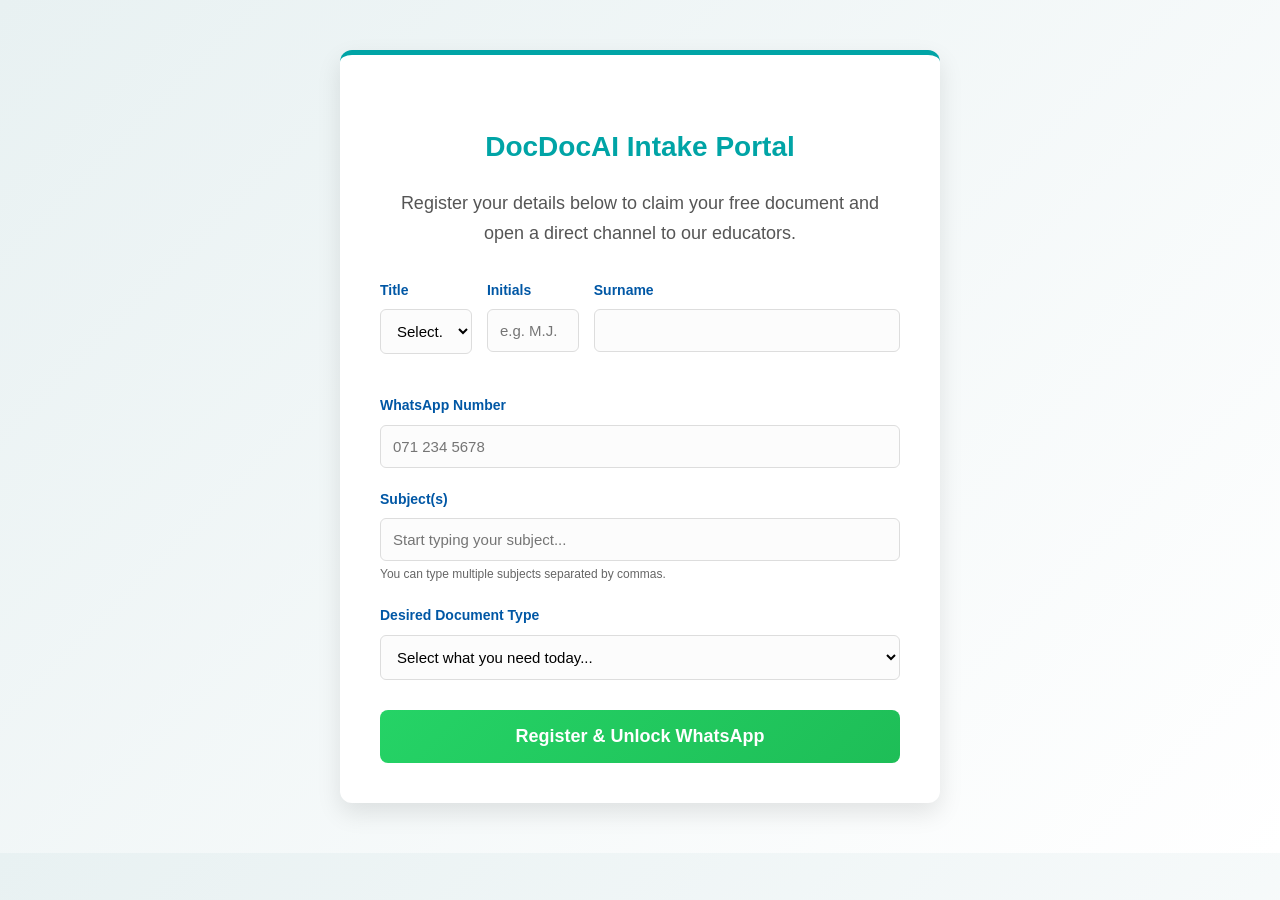
<file: funnel.html>
<!DOCTYPE html>
<html lang="en">
<head>
    <meta charset="UTF-8">
    <meta name="viewport" content="width=device-width, initial-scale=1.0">
    <title>Start Your Request - DocDocAI</title>
    <link rel="stylesheet" href="styles.css">
    <style>
        .funnel-container {
            max-width: 600px;
            margin: 50px auto;
            padding: 40px;
            background: #fff;
            border-radius: 12px;
            box-shadow: var(--card-shadow);
            text-align: left;
            border-top: 5px solid var(--primary-teal);
        }
        .form-row {
            display: flex;
            gap: 15px;
            margin-bottom: 20px;
        }
        .form-group {
            flex: 1;
            margin-bottom: 20px;
        }
        .form-group.small {
            flex: 0.3;
        }
        .form-group label {
            display: block;
            margin-bottom: 8px;
            font-weight: bold;
            color: var(--primary-blue);
            font-size: 14px;
        }
        .form-group input, .form-group select {
            width: 100%;
            padding: 12px;
            border: 1px solid #ddd;
            border-radius: 6px;
            font-size: 15px;
            background-color: #fcfcfc;
        }
        .form-group input:focus {
            border-color: var(--primary-teal);
            outline: none;
        }
        .submit-btn {
            width: 100%;
            background: linear-gradient(135deg, var(--whatsapp-green), #1ebe57);
            color: white;
            padding: 16px;
            border: none;
            border-radius: 8px;
            font-size: 18px;
            font-weight: bold;
            cursor: pointer;
            transition: transform 0.3s, box-shadow 0.3s;
            margin-top: 10px;
        }
        .submit-btn:hover {
            transform: translateY(-2px);
            box-shadow: 0 5px 15px rgba(37, 211, 102, 0.3);
        }
        #whatsapp-reveal {
            display: none;
            text-align: center;
            margin-top: 20px;
        }
        .loading-text {
            display: none;
            text-align: center;
            color: var(--primary-teal);
            font-weight: bold;
            font-size: 18px;
        }
        .help-text {
            font-size: 12px;
            color: #666;
            margin-top: 4px;
            display: block;
        }
    </style>
</head>
<body>

    <div class="funnel-container">
        <div id="form-section">
            <h2 style="text-align: center; color: var(--primary-teal); margin-bottom: 5px;">DocDocAI Intake Portal</h2>
            <p style="text-align: center; margin-bottom: 30px; color: #555;">Register your details below to claim your free document and open a direct channel to our educators.</p>
            
            <form id="lead-form">
                
                <div class="form-row">
                    <div class="form-group small">
                        <label for="title">Title</label>
                        <select id="title" name="title" required>
                            <option value="">Select...</option>
                            <option value="Mr">Mr.</option>
                            <option value="Mrs">Mrs.</option>
                            <option value="Ms">Ms.</option>
                            <option value="Miss">Miss</option>
                            <option value="Dr">Dr.</option>
                        </select>
                    </div>
                    <div class="form-group small">
                        <label for="initials">Initials</label>
                        <input type="text" id="initials" name="initials" placeholder="e.g. M.J." required>
                    </div>
                    <div class="form-group">
                        <label for="surname">Surname</label>
                        <input type="text" id="surname" name="surname" required>
                    </div>
                </div>

                <div class="form-group">
                    <label for="phone">WhatsApp Number</label>
                    <input type="tel" id="phone" name="phone" placeholder="071 234 5678" required>
                </div>

                <div class="form-group">
                    <label for="subjects">Subject(s)</label>
                    <input type="text" id="subjects" name="subjects" list="subject-list" placeholder="Start typing your subject..." required>
                    <span class="help-text">You can type multiple subjects separated by commas.</span>
                    <datalist id="subject-list">
                        <option value="English FAL">
                        <option value="English HL">
                        <option value="Business Studies">
                        <option value="Geography">
                        <option value="Mathematics">
                        <option value="Mathematical Literacy">
                        <option value="Physical Sciences">
                        <option value="Life Sciences">
                        <option value="History">
                        <option value="Tourism">
                        <option value="isiZulu HL/FAL">
                        <option value="Life Orientation">
                    </datalist>
                </div>

                <div class="form-group">
                    <label for="documents">Desired Document Type</label>
                    <select id="documents" name="documents" required>
                        <option value="">Select what you need today...</option>
                        <option value="Lesson Plan">Lesson Plan</option>
                        <option value="Diagnostic Analysis">Diagnostic Analysis</option>
                        <option value="Activity Sheet / Assessment">Activity Sheet / Assessment</option>
                        <option value="Moderation File Support">Moderation File Support</option>
                        <option value="Other/Custom">Other (Specify in WhatsApp)</option>
                    </select>
                </div>

                <button type="submit" class="submit-btn">Register & Unlock WhatsApp</button>
                <p class="loading-text" id="loading">Syncing your profile...</p>
            </form>
        </div>

        <div id="whatsapp-reveal">
            <h2 style="color: var(--success-green);">✅ Profile Synced Successfully</h2>
            <p style="font-size: 16px; color: #555;">Your registration is complete. Click below to open WhatsApp and claim your free document.</p>
            <a href="https://wa.me/27662282696" class="submit-btn" style="display: inline-block; text-decoration: none; margin-top: 15px;" target="_blank">📱 Continue to WhatsApp</a>
        </div>
    </div>

    <script>
        // Live Google Apps Script Connection
        const scriptURL = 'https://script.google.com/macros/s/AKfycbxPT77JUYWXGgoKxuLnmh1BHvm9Enb7eMmFn3QxN3Pl2zBqz8DUZtiUTWK1oTjlXGyqSQ/exec'; 
        
        const form = document.getElementById('lead-form');
        const formSection = document.getElementById('form-section');
        const whatsappReveal = document.getElementById('whatsapp-reveal');
        const submitBtn = document.querySelector('.submit-btn');
        const loadingText = document.getElementById('loading');

        form.addEventListener('submit', e => {
            e.preventDefault();
            
            // UI Update: Show loading state
            submitBtn.style.display = 'none';
            loadingText.style.display = 'block';

            // Send data to Google Sheets silently
            fetch(scriptURL, { method: 'POST', body: new FormData(form)})
                .then(response => {
                    // UI Update: Hide form, reveal WhatsApp button
                    formSection.style.display = 'none';
                    whatsappReveal.style.display = 'block';
                })
                .catch(error => {
                    console.error('Error!', error.message);
                    alert("There was a slight connection issue, but you can still proceed to WhatsApp!");
                    formSection.style.display = 'none';
                    whatsappReveal.style.display = 'block';
                });
        });
    </script>
</body>
</html>
</file>
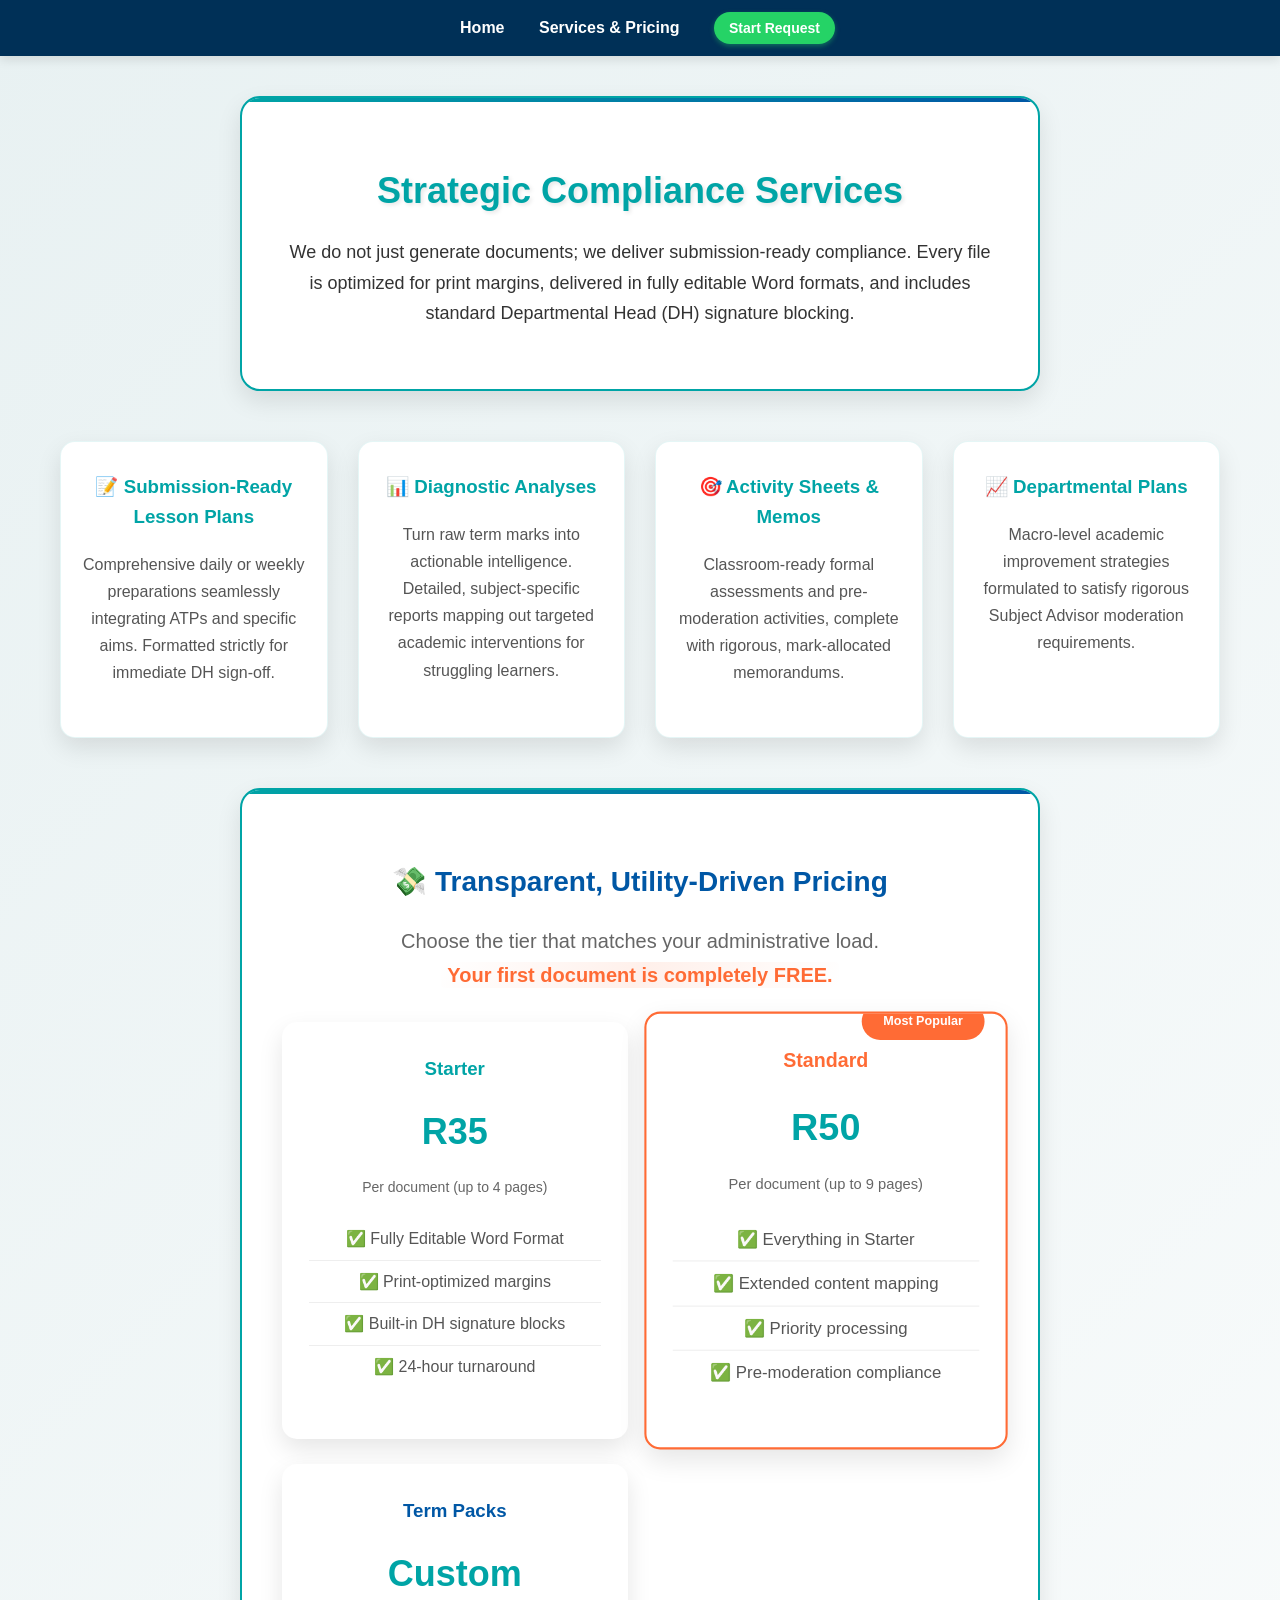
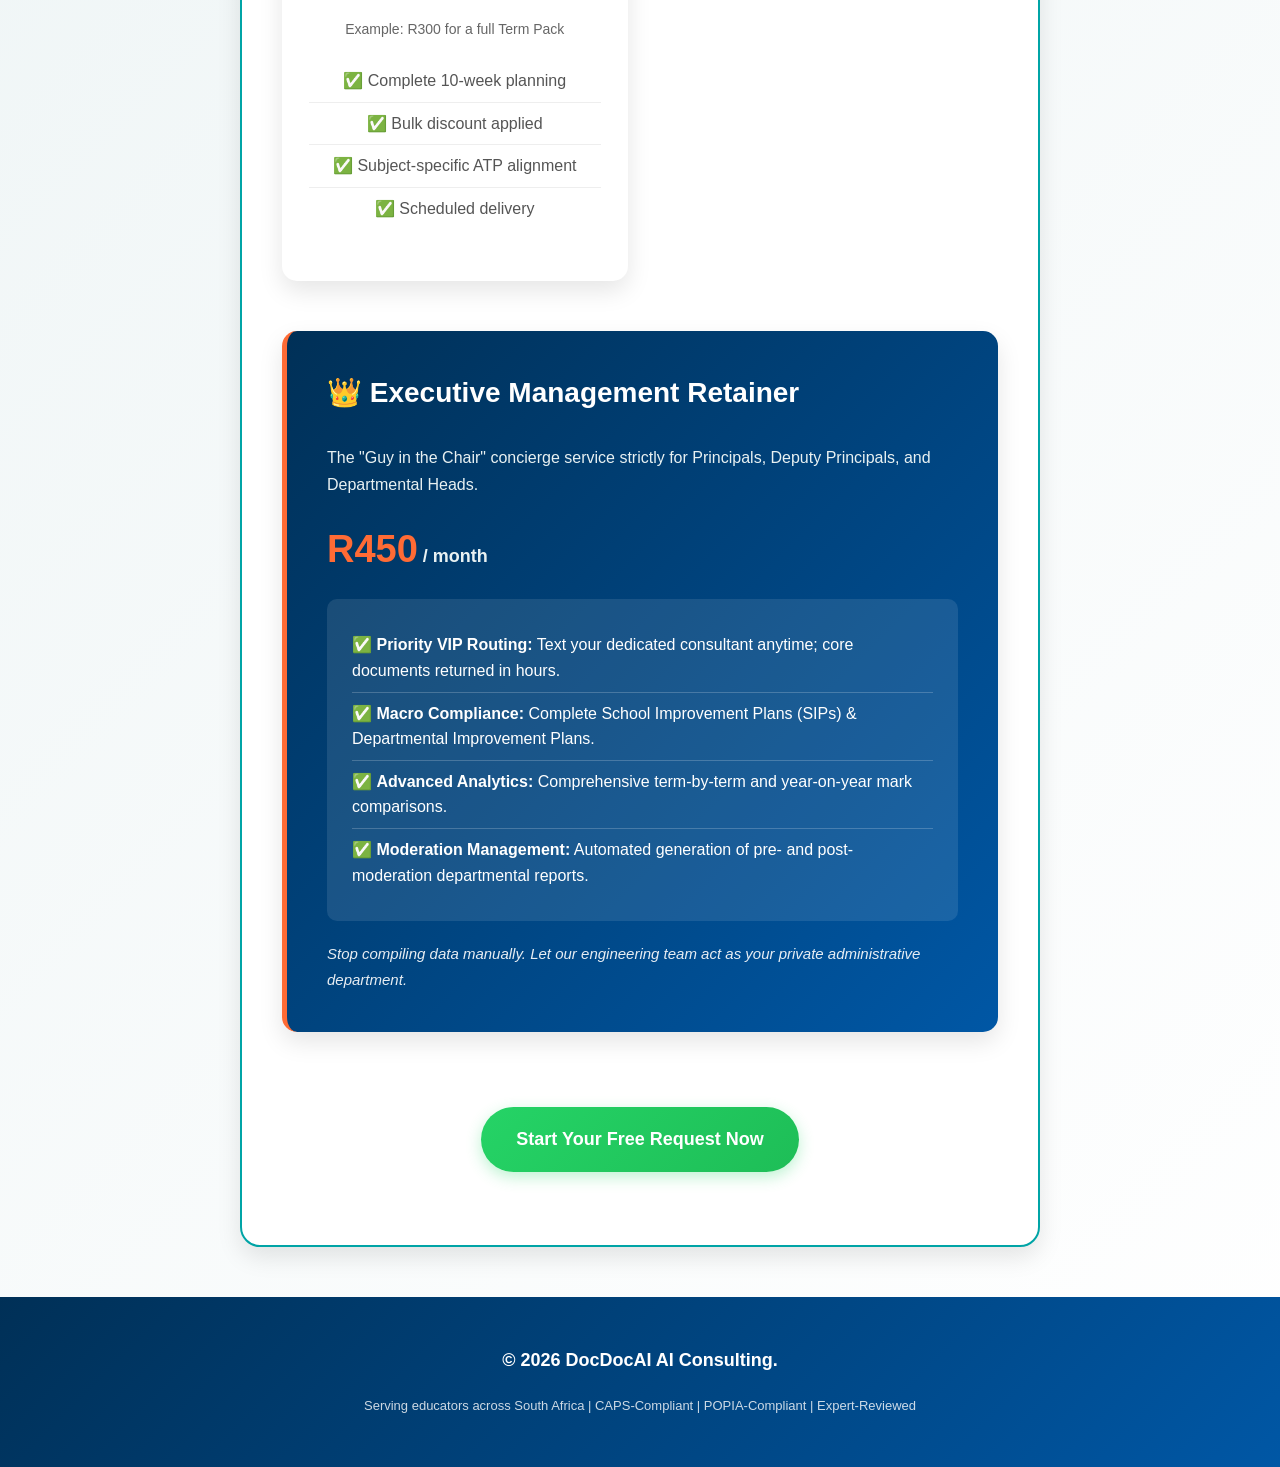
<file: services.html>
<!DOCTYPE html>
<html lang="en">
<head>
    <meta charset="UTF-8">
    <meta name="viewport" content="width=device-width, initial-scale=1.0">
    <title>Services & Pricing - DocDocAI</title>
    <link rel="stylesheet" href="styles.css">
</head>
<body>

    <nav style="background: var(--dark-navy); padding: 15px 0; text-align: center; box-shadow: 0 4px 10px rgba(0,0,0,0.1); margin-bottom: 30px; position: sticky; top: 0; z-index: 1000;">
        <a href="index.html" style="color: white; text-decoration: none; margin: 0 15px; font-weight: bold; font-size: 16px;">Home</a>
        <a href="services.html" style="color: white; text-decoration: none; margin: 0 15px; font-weight: bold; font-size: 16px;">Services & Pricing</a>
        <a href="funnel.html" style="background: var(--whatsapp-green); color: white; text-decoration: none; padding: 8px 15px; border-radius: 20px; margin-left: 15px; font-weight: bold; font-size: 14px; box-shadow: 0 2px 5px rgba(37,211,102,0.4);">Start Request</a>
    </nav>

    <div class="container fade-in">
        <h1 style="font-size: 36px;">Strategic Compliance Services</h1>
        <p>We do not just generate documents; we deliver submission-ready compliance. Every file is optimized for print margins, delivered in fully editable Word formats, and includes standard Departmental Head (DH) signature blocking.</p>
    </div>

    <div class="features fade-in">
        <div class="feature">
            <h3 style="color: var(--primary-teal); margin-top: 0;">📝 Submission-Ready Lesson Plans</h3>
            <p>Comprehensive daily or weekly preparations seamlessly integrating ATPs and specific aims. Formatted strictly for immediate DH sign-off.</p>
        </div>
        <div class="feature">
            <h3 style="color: var(--primary-teal); margin-top: 0;">📊 Diagnostic Analyses</h3>
            <p>Turn raw term marks into actionable intelligence. Detailed, subject-specific reports mapping out targeted academic interventions for struggling learners.</p>
        </div>
        <div class="feature">
            <h3 style="color: var(--primary-teal); margin-top: 0;">🎯 Activity Sheets & Memos</h3>
            <p>Classroom-ready formal assessments and pre-moderation activities, complete with rigorous, mark-allocated memorandums.</p>
        </div>
        <div class="feature">
            <h3 style="color: var(--primary-teal); margin-top: 0;">📈 Departmental Plans</h3>
            <p>Macro-level academic improvement strategies formulated to satisfy rigorous Subject Advisor moderation requirements.</p>
        </div>
    </div>

    <div class="container fade-in" style="margin-top: 0;">
        <h2>💸 Transparent, Utility-Driven Pricing</h2>
        <p style="font-size: 20px; color: #666; margin-bottom: 0;">Choose the tier that matches your administrative load. <br><span class="highlight">Your first document is completely FREE.</span></p>
        
        <div class="pricing-grid">
            <div class="pricing-card">
                <h3 style="color: var(--primary-teal); margin-top: 0;">Starter</h3>
                <div class="price">R35</div>
                <div class="price-subtitle">Per document (up to 4 pages)</div>
                <ul class="features-list">
                    <li>✅ Fully Editable Word Format</li>
                    <li>✅ Print-optimized margins</li>
                    <li>✅ Built-in DH signature blocks</li>
                    <li>✅ 24-hour turnaround</li>
                </ul>
            </div>
            
            <div class="pricing-card popular">
                <div class="popular-badge">Most Popular</div>
                <h3 style="color: var(--highlight); margin-top: 0;">Standard</h3>
                <div class="price">R50</div>
                <div class="price-subtitle">Per document (up to 9 pages)</div>
                <ul class="features-list">
                    <li>✅ Everything in Starter</li>
                    <li>✅ Extended content mapping</li>
                    <li>✅ Priority processing</li>
                    <li>✅ Pre-moderation compliance</li>
                </ul>
            </div>
            
            <div class="pricing-card">
                <h3 style="color: var(--primary-blue); margin-top: 0;">Term Packs</h3>
                <div class="price">Custom</div>
                <div class="price-subtitle">Example: R300 for a full Term Pack</div>
                <ul class="features-list">
                    <li>✅ Complete 10-week planning</li>
                    <li>✅ Bulk discount applied</li>
                    <li>✅ Subject-specific ATP alignment</li>
                    <li>✅ Scheduled delivery</li>
                </ul>
            </div>
        </div>
        
        <div style="margin-top: 50px; padding: 40px; background: linear-gradient(135deg, var(--dark-navy), var(--primary-blue)); border-radius: 15px; color: white; box-shadow: var(--card-shadow); text-align: left; border-left: 5px solid var(--highlight);">
            <div style="display: flex; justify-content: space-between; align-items: center; flex-wrap: wrap;">
                <div>
                    <h3 style="margin-top: 0; color: white; font-size: 28px;">👑 Executive Management Retainer</h3>
                    <p style="color: #e8f1f2; font-size: 16px; margin-bottom: 20px;">The "Guy in the Chair" concierge service strictly for Principals, Deputy Principals, and Departmental Heads.</p>
                </div>
                <div style="text-align: right;">
                    <div style="font-size: 38px; font-weight: bold; color: var(--highlight);">R450<span style="font-size: 18px; color: #e8f1f2;"> / month</span></div>
                </div>
            </div>
            
            <div style="background: rgba(255,255,255,0.1); padding: 25px; border-radius: 10px; margin: 20px 0;">
                <ul class="features-list" style="margin: 0; color: white;">
                    <li style="color: white; border-bottom: 1px solid rgba(255,255,255,0.2);">✅ <strong>Priority VIP Routing:</strong> Text your dedicated consultant anytime; core documents returned in hours.</li>
                    <li style="color: white; border-bottom: 1px solid rgba(255,255,255,0.2);">✅ <strong>Macro Compliance:</strong> Complete School Improvement Plans (SIPs) & Departmental Improvement Plans.</li>
                    <li style="color: white; border-bottom: 1px solid rgba(255,255,255,0.2);">✅ <strong>Advanced Analytics:</strong> Comprehensive term-by-term and year-on-year mark comparisons.</li>
                    <li style="color: white; border-bottom: none;">✅ <strong>Moderation Management:</strong> Automated generation of pre- and post-moderation departmental reports.</li>
                </ul>
            </div>
            <p style="margin-bottom: 0; font-size: 15px; font-style: italic; opacity: 0.9;">Stop compiling data manually. Let our engineering team act as your private administrative department.</p>
        </div>
        
        <div style="margin-top: 50px;">
            <a href="funnel.html" class="cta">Start Your Free Request Now</a>
        </div>
    </div>

    <div class="footer">
        <p><strong>© 2026 DocDocAI AI Consulting.</strong></p>
        <p style="margin-top: 10px; font-size: 13px; opacity: 0.8;">Serving educators across South Africa | CAPS-Compliant | POPIA-Compliant | Expert-Reviewed</p>
    </div>

    <script>
        const observerOptions = {
            threshold: 0.1,
            rootMargin: '0px 0px -50px 0px'
        };

        const observer = new IntersectionObserver((entries) => {
            entries.forEach(entry => {
                if (entry.isIntersecting) {
                    entry.target.classList.add('fade-in');
                }
            });
        }, observerOptions);

        document.querySelectorAll('.fade-in').forEach(el => {
            observer.observe(el);
        });
    </script>
</body>
</html>
</file>
<file: styles.css>
:root {
    --primary-teal: #00a4a6;
    --primary-blue: #0057a5;
    --dark-navy: #003057;
    --light-bg: #e8f1f2;
    --highlight: #ff6b35;
    --whatsapp-green: #25D366;
    --success-green: #10b981;
    --card-shadow: 0 10px 25px rgba(0, 0, 0, 0.1);
    --card-shadow-hover: 0 20px 40px rgba(0, 0, 0, 0.15);
}

* {
    box-sizing: border-box;
}

body {
    font-family: 'Arial', sans-serif;
    margin: 0;
    padding: 0;
    background: linear-gradient(135deg, var(--light-bg), #fff);
    color: #333;
    text-align: center;
    line-height: 1.6;
}

.container {
    max-width: 800px;
    margin: 40px auto;
    background: #fff;
    padding: 40px;
    border-radius: 20px;
    box-shadow: var(--card-shadow);
    border: 2px solid var(--primary-teal);
    position: relative;
    overflow: hidden;
}

.container::before {
    content: '';
    position: absolute;
    top: 0;
    left: 0;
    right: 0;
    height: 4px;
    background: linear-gradient(90deg, var(--primary-teal), var(--primary-blue));
}

h1 { 
    color: var(--primary-teal); 
    font-size: 42px; 
    margin-bottom: 15px;
    font-weight: bold;
    text-shadow: 2px 2px 4px rgba(0,0,0,0.1);
}

h2 { 
    color: var(--primary-blue); 
    font-size: 28px; 
    margin: 30px 0 20px 0;
    font-weight: 600;
}

p { 
    font-size: 18px; 
    line-height: 1.7;
    margin-bottom: 20px;
}

.highlight { 
    color: var(--highlight); 
    font-weight: bold;
    background: linear-gradient(120deg, transparent 0%, rgba(255, 107, 53, 0.1) 50%, transparent 100%);
    padding: 2px 6px;
    border-radius: 4px;
}

.stats-banner {
    background: linear-gradient(135deg, var(--primary-teal), var(--primary-blue));
    color: white;
    padding: 20px;
    border-radius: 15px;
    margin: 30px 0;
    display: flex;
    justify-content: space-around;
    flex-wrap: wrap;
    gap: 20px;
}

.stat {
    text-align: center;
}

.stat-number {
    font-size: 32px;
    font-weight: bold;
    display: block;
}

.stat-label {
    font-size: 14px;
    opacity: 0.9;
}

/* Pricing Section */
.pricing-section {
    margin: 50px 0;
    padding: 40px 20px;
    background: linear-gradient(135deg, rgba(0, 164, 166, 0.05), rgba(0, 87, 165, 0.05));
    border-radius: 20px;
    border: 1px solid rgba(0, 164, 166, 0.2);
}

.pricing-grid {
    display: grid;
    grid-template-columns: repeat(auto-fit, minmax(280px, 1fr));
    gap: 25px;
    margin-top: 30px;
}

.pricing-card {
    background: white;
    padding: 30px 25px;
    border-radius: 15px;
    box-shadow: var(--card-shadow);
    border: 2px solid transparent;
    transition: all 0.3s ease;
    position: relative;
    overflow: hidden;
}

.pricing-card:hover {
    transform: translateY(-5px);
    box-shadow: var(--card-shadow-hover);
    border-color: var(--primary-teal);
}

.pricing-card.popular {
    border-color: var(--highlight);
    transform: scale(1.05);
}

.popular-badge {
    position: absolute;
    top: -10px;
    right: 20px;
    background: var(--highlight);
    color: white;
    padding: 8px 20px;
    border-radius: 20px;
    font-size: 12px;
    font-weight: bold;
}

.price {
    font-size: 36px;
    font-weight: bold;
    color: var(--primary-teal);
    margin: 15px 0;
}

.price-subtitle {
    color: #666;
    font-size: 14px;
    margin-bottom: 20px;
}

.features-list {
    list-style: none;
    padding: 0;
    margin: 20px 0;
}

.features-list li {
    padding: 8px 0;
    border-bottom: 1px solid #eee;
    color: #555;
}

.features-list li:last-child {
    border-bottom: none;
}

/* Call to Action Buttons */
.cta {
    display: inline-block;
    background: linear-gradient(135deg, var(--whatsapp-green), #1ebe57);
    color: #fff;
    padding: 18px 35px;
    text-decoration: none;
    border-radius: 50px;
    font-size: 18px;
    font-weight: 600;
    margin: 25px 10px;
    transition: all 0.3s ease;
    box-shadow: 0 5px 15px rgba(37, 211, 102, 0.3);
    position: relative;
    overflow: hidden;
}

.cta:hover {
    transform: translateY(-2px);
    box-shadow: 0 8px 25px rgba(37, 211, 102, 0.4);
    background-color: #1ebe57;
}

.cta::before {
    content: '';
    position: absolute;
    top: 0;
    left: -100%;
    width: 100%;
    height: 100%;
    background: linear-gradient(90deg, transparent, rgba(255,255,255,0.2), transparent);
    transition: left 0.5s;
}

.cta:hover::before {
    left: 100%;
}

.service-list { 
    text-align: left; 
    margin: 25px auto; 
    max-width: 400px;
    background: rgba(0, 164, 166, 0.05);
    padding: 25px;
    border-radius: 15px;
    border-left: 4px solid var(--primary-teal);
}

.service-list li { 
    margin: 12px 0; 
    font-size: 16px;
    padding: 8px 0;
    border-bottom: 1px solid rgba(0, 164, 166, 0.1);
}

.service-list li:last-child {
    border-bottom: none;
}

/* Features Grid */
.features {
    display: grid;
    grid-template-columns: repeat(auto-fit, minmax(250px, 1fr));
    gap: 30px;
    margin: 50px auto;
    max-width: 1200px;
    padding: 0 20px;
}

.feature {
    background: #fff;
    text-align: center;
    padding: 30px 20px;
    border-radius: 15px;
    box-shadow: var(--card-shadow);
    transition: all 0.3s ease;
    border: 1px solid rgba(0, 164, 166, 0.1);
}

.feature:hover { 
    transform: translateY(-10px);
    box-shadow: var(--card-shadow-hover);
}

.feature img { 
    width: 80px; 
    height: 80px; 
    margin-bottom: 15px;
    filter: drop-shadow(0 2px 4px rgba(0,0,0,0.1));
}

.feature p { 
    font-size: 16px; 
    color: #555;
    font-weight: 500;
}

/* Sections & Components */
.section { 
    background: linear-gradient(135deg, rgba(0, 164, 166, 0.08), rgba(0, 87, 165, 0.08)); 
    padding: 50px 30px; 
    margin: 40px 0; 
    border-radius: 20px;
    border: 1px solid rgba(0, 164, 166, 0.15);
    position: relative;
}

.testimonial {
    background: white;
    padding: 30px;
    border-radius: 15px;
    box-shadow: var(--card-shadow);
    margin: 20px auto;
    max-width: 600px;
    border-left: 4px solid var(--primary-teal);
}

.testimonial em {
    font-size: 18px;
    color: #555;
    font-style: italic;
}

.testimonial-author {
    margin-top: 15px;
    font-weight: bold;
    color: var(--primary-blue);
}

.contact a { 
    color: var(--primary-blue); 
    text-decoration: none; 
    margin: 0 15px;
    font-weight: 600;
    padding: 8px 15px;
    border-radius: 8px;
    transition: all 0.3s ease;
}

.contact a:hover { 
    text-decoration: underline;
    background: rgba(0, 87, 165, 0.1);
    transform: translateY(-1px);
}

.footer { 
    background: linear-gradient(135deg, var(--dark-navy), var(--primary-blue));
    color: #fff; 
    padding: 30px; 
    font-size: 14px;
    margin-top: 50px;
}

/* Mobile Responsiveness */
@media (max-width: 768px) {
    .container {
        margin: 20px;
        padding: 25px;
    }
    
    h1 { font-size: 32px; }
    h2 { font-size: 24px; }
    
    .stats-banner {
        flex-direction: column;
        text-align: center;
    }
    
    .pricing-card.popular {
        transform: none;
    }
    
    .features {
        grid-template-columns: 1fr;
    }
}

/* Scroll Animations */
@keyframes fadeInUp {
    from {
        opacity: 0;
        transform: translateY(30px);
    }
    to {
        opacity: 1;
        transform: translateY(0);
    }
}

.fade-in {
    animation: fadeInUp 0.6s ease-out;
}
</file>
